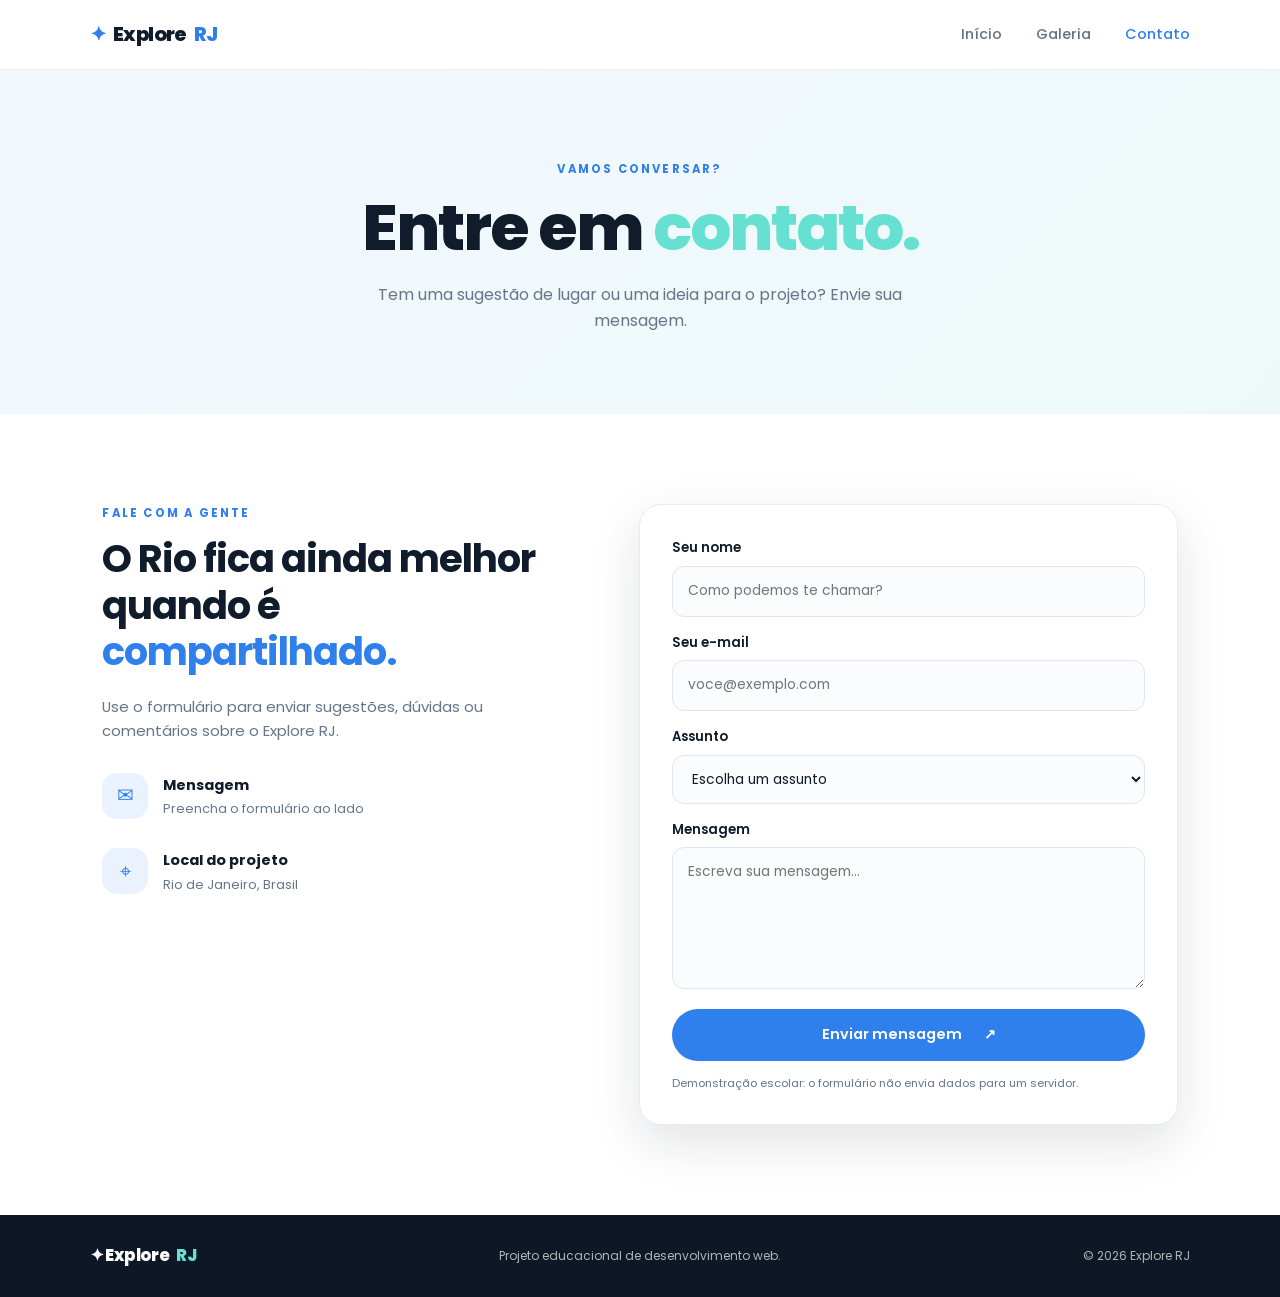
<file: contato.html>
<!DOCTYPE html>
<html lang="pt-BR">
<head>
  <meta charset="UTF-8">
  <meta name="viewport" content="width=device-width, initial-scale=1.0">
  <meta name="description" content="Entre em contato com o projeto Explore RJ.">
  <title>Contato | Explore RJ</title>
  <link rel="preconnect" href="https://fonts.googleapis.com">
  <link href="https://fonts.googleapis.com/css2?family=Poppins:wght@300;400;500;600;700;800&display=swap" rel="stylesheet">
  <link rel="stylesheet" href="style.css">
  <script src="script.js" defer></script>
</head>
<body>
  <header class="site-header">
    <a class="logo" href="index.html"><span class="logo-mark">✦</span> Explore <span>RJ</span></a>
    <button class="menu-toggle" aria-label="Abrir menu" aria-expanded="false">☰</button>
    <nav class="nav-links" aria-label="Navegação principal">
      <a href="index.html">Início</a><a href="galeria.html">Galeria</a><a class="active" href="contato.html">Contato</a>
    </nav>
  </header>
  <main>
    <section class="page-hero contact-hero">
      <p class="eyebrow">VAMOS CONVERSAR?</p>
      <h1>Entre em <span>contato.</span></h1>
      <p>Tem uma sugestão de lugar ou uma ideia para o projeto? Envie sua mensagem.</p>
    </section>
    <section class="section contact-layout">
      <div class="contact-info">
        <p class="eyebrow">FALE COM A GENTE</p>
        <h2>O Rio fica ainda melhor quando é <span>compartilhado.</span></h2>
        <p>Use o formulário para enviar sugestões, dúvidas ou comentários sobre o Explore RJ.</p>
        <div class="contact-detail"><span class="detail-icon">✉</span><div><strong>Mensagem</strong><p>Preencha o formulário ao lado</p></div></div>
        <div class="contact-detail"><span class="detail-icon">⌖</span><div><strong>Local do projeto</strong><p>Rio de Janeiro, Brasil</p></div></div>
      </div>
      <form class="contact-form" id="contact-form">
        <label for="name">Seu nome</label>
        <input id="name" name="name" type="text" placeholder="Como podemos te chamar?" required>
        <label for="email">Seu e-mail</label>
        <input id="email" name="email" type="email" placeholder="voce@exemplo.com" required>
        <label for="subject">Assunto</label>
        <select id="subject" name="subject" required><option value="" disabled selected>Escolha um assunto</option><option>Sugestão de lugar</option><option>Dúvida sobre o projeto</option><option>Outro assunto</option></select>
        <label for="message">Mensagem</label>
        <textarea id="message" name="message" rows="5" placeholder="Escreva sua mensagem..." required></textarea>
        <button class="button button-primary form-submit" type="submit">Enviar mensagem <span>↗</span></button>
        <p class="form-feedback" id="form-feedback" role="status" aria-live="polite"></p>
        <p class="form-note">Demonstração escolar: o formulário não envia dados para um servidor.</p>
      </form>
    </section>
  </main>
  <footer class="site-footer"><a class="logo" href="index.html">✦ Explore <span>RJ</span></a><p>Projeto educacional de desenvolvimento web.</p><p>© <span class="year"></span> Explore RJ</p></footer>
</body>
</html>
</file>
<file: style.css>
/* Explore RJ — estilos do projeto */
:root {
  --navy: #101b2b;
  --navy-soft: #17263a;
  --blue: #2f80ed;
  --cyan: #65e0d1;
  --white: #ffffff;
  --muted: #66758a;
  --pale: #f4f7fb;
  --radius: 22px;
  --shadow: 0 18px 50px rgba(16, 27, 43, .12);
}
* { box-sizing: border-box; margin: 0; padding: 0; }
html { scroll-behavior: smooth; }
body { font-family: 'Poppins', sans-serif; color: var(--navy); background: #fff; line-height: 1.65; }
a { color: inherit; text-decoration: none; }
img { display: block; width: 100%; }
.site-header { position: sticky; top: 0; z-index: 10; display: flex; justify-content: space-between; align-items: center; padding: 18px 7%; background: rgba(255,255,255,.94); backdrop-filter: blur(14px); border-bottom: 1px solid rgba(16,27,43,.07); }
.logo { display: inline-flex; align-items: center; gap: 7px; font-weight: 800; font-size: 1.25rem; letter-spacing: -.6px; }
.logo span:last-child { color: var(--blue); }
.logo-mark { color: var(--blue); }
.nav-links { display: flex; gap: 34px; align-items: center; }
.nav-links a { font-size: .9rem; font-weight: 500; color: #657185; transition: color .2s; }
.nav-links a:hover, .nav-links a.active { color: var(--blue); }
.menu-toggle { display: none; border: 0; background: none; color: var(--navy); font-size: 1.6rem; cursor: pointer; }
.hero { position: relative; min-height: 610px; display: flex; align-items: center; padding: 90px 10%; color: white; background: #132b42 url('https://images.unsplash.com/photo-1483729558449-99ef09a8c325?auto=format&fit=crop&w=2000&q=90') center 45%/cover no-repeat; overflow: hidden; }
.hero-overlay { position: absolute; inset: 0; background: linear-gradient(90deg, rgba(8,20,36,.88) 0%, rgba(8,20,36,.62) 48%, rgba(8,20,36,.12) 100%); }
.hero-content { position: relative; max-width: 660px; z-index: 1; animation: rise .8s ease both; }
.eyebrow { font-size: .72rem; font-weight: 700; letter-spacing: 2.2px; color: var(--blue); margin-bottom: 13px; }
.hero .eyebrow, .quote-banner .eyebrow { color: var(--cyan); }
.hero h1, .page-hero h1 { font-size: clamp(2.6rem, 6vw, 5rem); line-height: 1.12; letter-spacing: -2px; font-weight: 800; }
.hero h1 span, .page-hero h1 span { color: var(--cyan); }
.hero-description { max-width: 530px; color: rgba(255,255,255,.82); margin: 22px 0 30px; font-size: 1rem; }
.button { display: inline-flex; align-items: center; justify-content: center; gap: 22px; border: 0; border-radius: 999px; padding: 14px 23px; font: inherit; font-size: .9rem; font-weight: 600; cursor: pointer; transition: transform .2s, box-shadow .2s, background .2s; }
.button:hover { transform: translateY(-3px); box-shadow: 0 12px 28px rgba(47,128,237,.25); }
.button-primary { color: white; background: var(--blue); }
.button-primary:hover { background: #1968d2; }
.button-light { color: var(--navy); background: white; }
.hero-note { position: absolute; bottom: 28px; right: 7%; z-index: 1; font-size: .78rem; color: white; display: flex; gap: 9px; align-items: center; }
.note-dot { width: 8px; height: 8px; border-radius: 50%; background: var(--cyan); box-shadow: 0 0 0 5px rgba(101,224,209,.17); }
.section { padding: 90px 8%; }
.intro-section { display: grid; grid-template-columns: 1fr 1fr; gap: 8%; align-items: end; }
.section h2, .contact-info h2 { font-size: clamp(1.8rem, 3vw, 2.8rem); line-height: 1.2; letter-spacing: -1px; }
.section h2 span, .contact-info h2 span { color: var(--blue); }
.intro-copy { max-width: 500px; color: var(--muted); font-size: .95rem; }
.places-section { background: var(--pale); }
.section-topline { display: flex; justify-content: space-between; align-items: end; gap: 20px; margin-bottom: 32px; }
.section-topline h2 { font-size: clamp(1.7rem, 3vw, 2.3rem); }
.text-link { color: var(--blue); font-size: .9rem; font-weight: 600; white-space: nowrap; }
.text-link span { margin-left: 7px; }
.place-grid { display: grid; grid-template-columns: repeat(3, 1fr); gap: 24px; }
.place-card { overflow: hidden; background: white; border-radius: var(--radius); box-shadow: 0 8px 25px rgba(16,27,43,.05); transition: transform .3s, box-shadow .3s; }
.place-card:hover { transform: translateY(-8px); box-shadow: var(--shadow); }
.place-card img { height: 230px; object-fit: cover; transition: transform .5s; }
.place-card:hover img { transform: scale(1.05); }
.place-card-content { padding: 24px; }
.place-number { color: var(--blue); font-size: .67rem; font-weight: 700; letter-spacing: 1.4px; }
.place-card h3 { margin: 8px 0 5px; font-size: 1.25rem; }
.place-card p { color: var(--muted); font-size: .86rem; }
.quote-banner { margin: 0; padding: 65px 8%; display: flex; justify-content: space-between; align-items: center; gap: 25px; color: white; background: linear-gradient(120deg, #13243a, #1c4261); }
.quote-banner h2 { font-size: clamp(2rem, 4vw, 3.2rem); line-height: 1.2; letter-spacing: -1px; }
.quote-banner h2 span { color: var(--cyan); }
.site-footer { display: flex; justify-content: space-between; align-items: center; gap: 20px; padding: 27px 7%; background: #0d1725; color: rgba(255,255,255,.68); font-size: .75rem; }
.site-footer .logo { color: white; font-size: 1.05rem; }
.site-footer .logo span:last-child { color: var(--cyan); }
.page-hero { padding: 90px 8% 80px; text-align: center; background: linear-gradient(135deg, #f3f8ff, #edf9f8); }
.page-hero h1 { font-size: clamp(2.5rem, 5vw, 4.3rem); color: var(--navy); }
.page-hero p:not(.eyebrow) { max-width: 600px; margin: 18px auto 0; color: var(--muted); }
.gallery-section { padding-top: 55px; }
.gallery-grid { display: grid; grid-template-columns: 1.2fr 1fr 1fr; grid-auto-rows: 245px; gap: 22px; }
.gallery-item { position: relative; overflow: hidden; border-radius: var(--radius); background: var(--navy); }
.gallery-item.gallery-tall { grid-row: span 2; }
.gallery-item img { height: 100%; object-fit: cover; transition: transform .55s; opacity: .9; }
.gallery-item:hover img { transform: scale(1.07); }
.gallery-item::after { content: ''; position: absolute; inset: 30% 0 0; background: linear-gradient(transparent, rgba(7,18,31,.86)); pointer-events: none; }
.gallery-item figcaption { position: absolute; z-index: 1; bottom: 0; left: 0; right: 0; display: flex; gap: 16px; align-items: end; padding: 23px; color: white; }
.gallery-item figcaption > span { color: var(--cyan); font-size: .75rem; font-weight: 700; }
.gallery-item h3 { font-size: 1.2rem; }
.gallery-item p { color: rgba(255,255,255,.75); font-size: .78rem; }
.gallery-disclaimer { color: var(--muted); font-size: .75rem; margin-top: 22px; }
.contact-layout { display: grid; grid-template-columns: .9fr 1.1fr; gap: 9%; align-items: start; }
.contact-info > p:not(.eyebrow) { margin-top: 20px; color: var(--muted); font-size: .93rem; }
.contact-detail { display: flex; align-items: center; gap: 15px; margin-top: 28px; }
.detail-icon { display: grid; place-items: center; width: 46px; height: 46px; border-radius: 15px; color: var(--blue); background: #eaf2ff; font-size: 1.25rem; }
.contact-detail strong { font-size: .9rem; }
.contact-detail p { color: var(--muted); font-size: .8rem; }
.contact-form { padding: 32px; border: 1px solid #e6ebf2; border-radius: var(--radius); box-shadow: var(--shadow); }
.contact-form label { display: block; margin: 15px 0 7px; font-size: .82rem; font-weight: 600; }
.contact-form label:first-child { margin-top: 0; }
.contact-form input, .contact-form select, .contact-form textarea { display: block; width: 100%; padding: 13px 15px; border: 1px solid #dfe6ef; border-radius: 12px; outline: none; background: #fbfcfe; color: var(--navy); font: inherit; font-size: .86rem; transition: border .2s, box-shadow .2s; }
.contact-form input:focus, .contact-form select:focus, .contact-form textarea:focus { border-color: var(--blue); box-shadow: 0 0 0 3px rgba(47,128,237,.12); }
.contact-form textarea { resize: vertical; }
.form-submit { margin-top: 20px; width: 100%; }
.form-feedback { margin-top: 13px; font-size: .85rem; color: #16815e; }
.form-note { margin-top: 10px; font-size: .7rem; color: var(--muted); }
@keyframes rise { from { opacity: 0; transform: translateY(18px); } to { opacity: 1; transform: translateY(0); } }
@media (max-width: 850px) {
  .section { padding: 65px 6%; }
  .hero { min-height: 560px; padding: 75px 7%; }
  .intro-section, .contact-layout { grid-template-columns: 1fr; gap: 25px; }
  .place-grid { grid-template-columns: 1fr 1fr; }
  .place-card:last-child { grid-column: span 2; }
  .place-card:last-child img { height: 280px; }
  .gallery-grid { grid-template-columns: 1fr 1fr; grid-auto-rows: 230px; }
  .gallery-item.gallery-tall { grid-row: span 1; }
  .site-footer { flex-wrap: wrap; }
}
@media (max-width: 600px) {
  .site-header { padding: 15px 6%; }
  .menu-toggle { display: block; }
  .nav-links { display: none; position: absolute; top: 100%; left: 0; right: 0; padding: 20px 6%; flex-direction: column; align-items: start; gap: 16px; background: white; border-bottom: 1px solid #e8edf4; }
  .nav-links.open { display: flex; }
  .hero { min-height: 570px; padding: 65px 6%; background-position: 58% center; }
  .hero-overlay { background: linear-gradient(90deg, rgba(8,20,36,.88), rgba(8,20,36,.38)); }
  .hero h1 { letter-spacing: -1.5px; }
  .hero-note { right: 6%; font-size: .7rem; }
  .section-topline { align-items: start; flex-direction: column; }
  .place-grid { grid-template-columns: 1fr; }
  .place-card:last-child { grid-column: auto; }
  .place-card:last-child img, .place-card img { height: 230px; }
  .quote-banner { padding: 50px 6%; align-items: start; flex-direction: column; }
  .page-hero { padding: 70px 6% 60px; }
  .gallery-grid { grid-template-columns: 1fr; grid-auto-rows: 260px; }
  .contact-form { padding: 23px; }
  .site-footer { flex-direction: column; align-items: start; padding: 27px 6%; }
}
</file>
